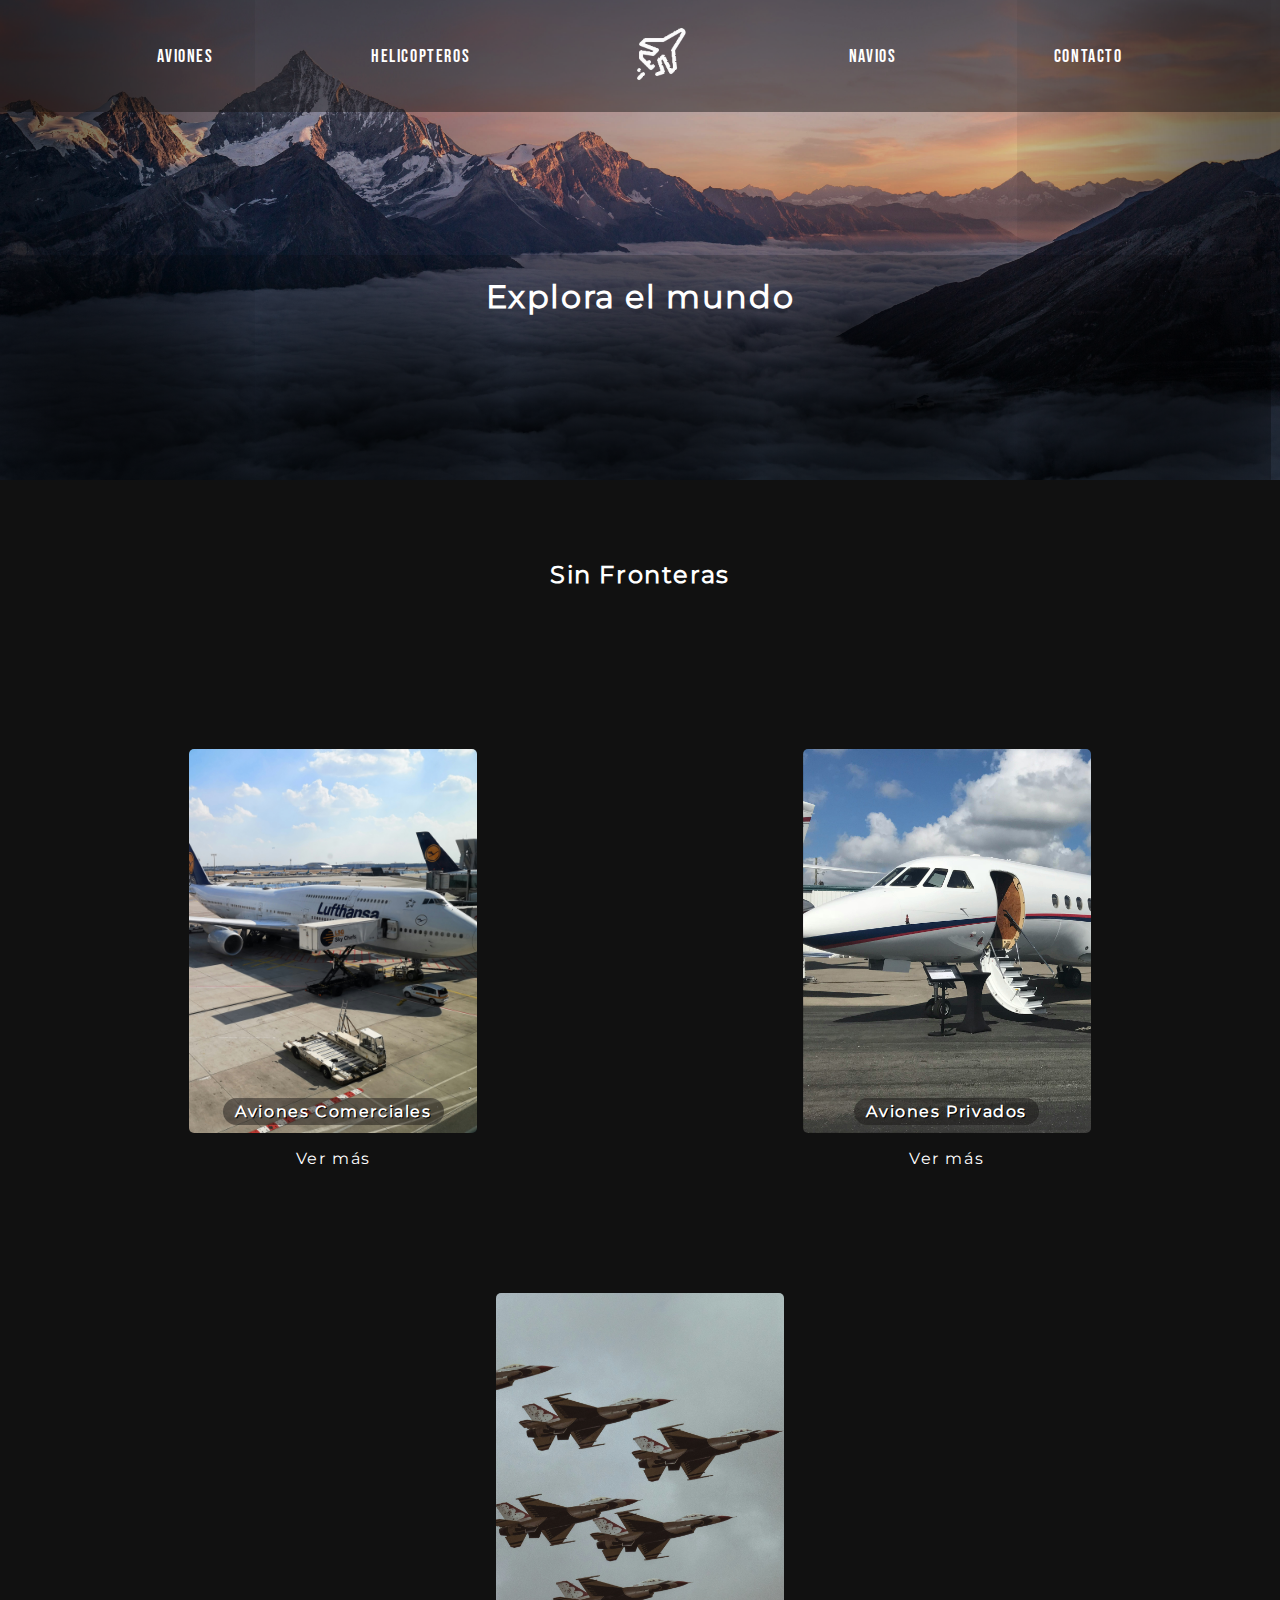
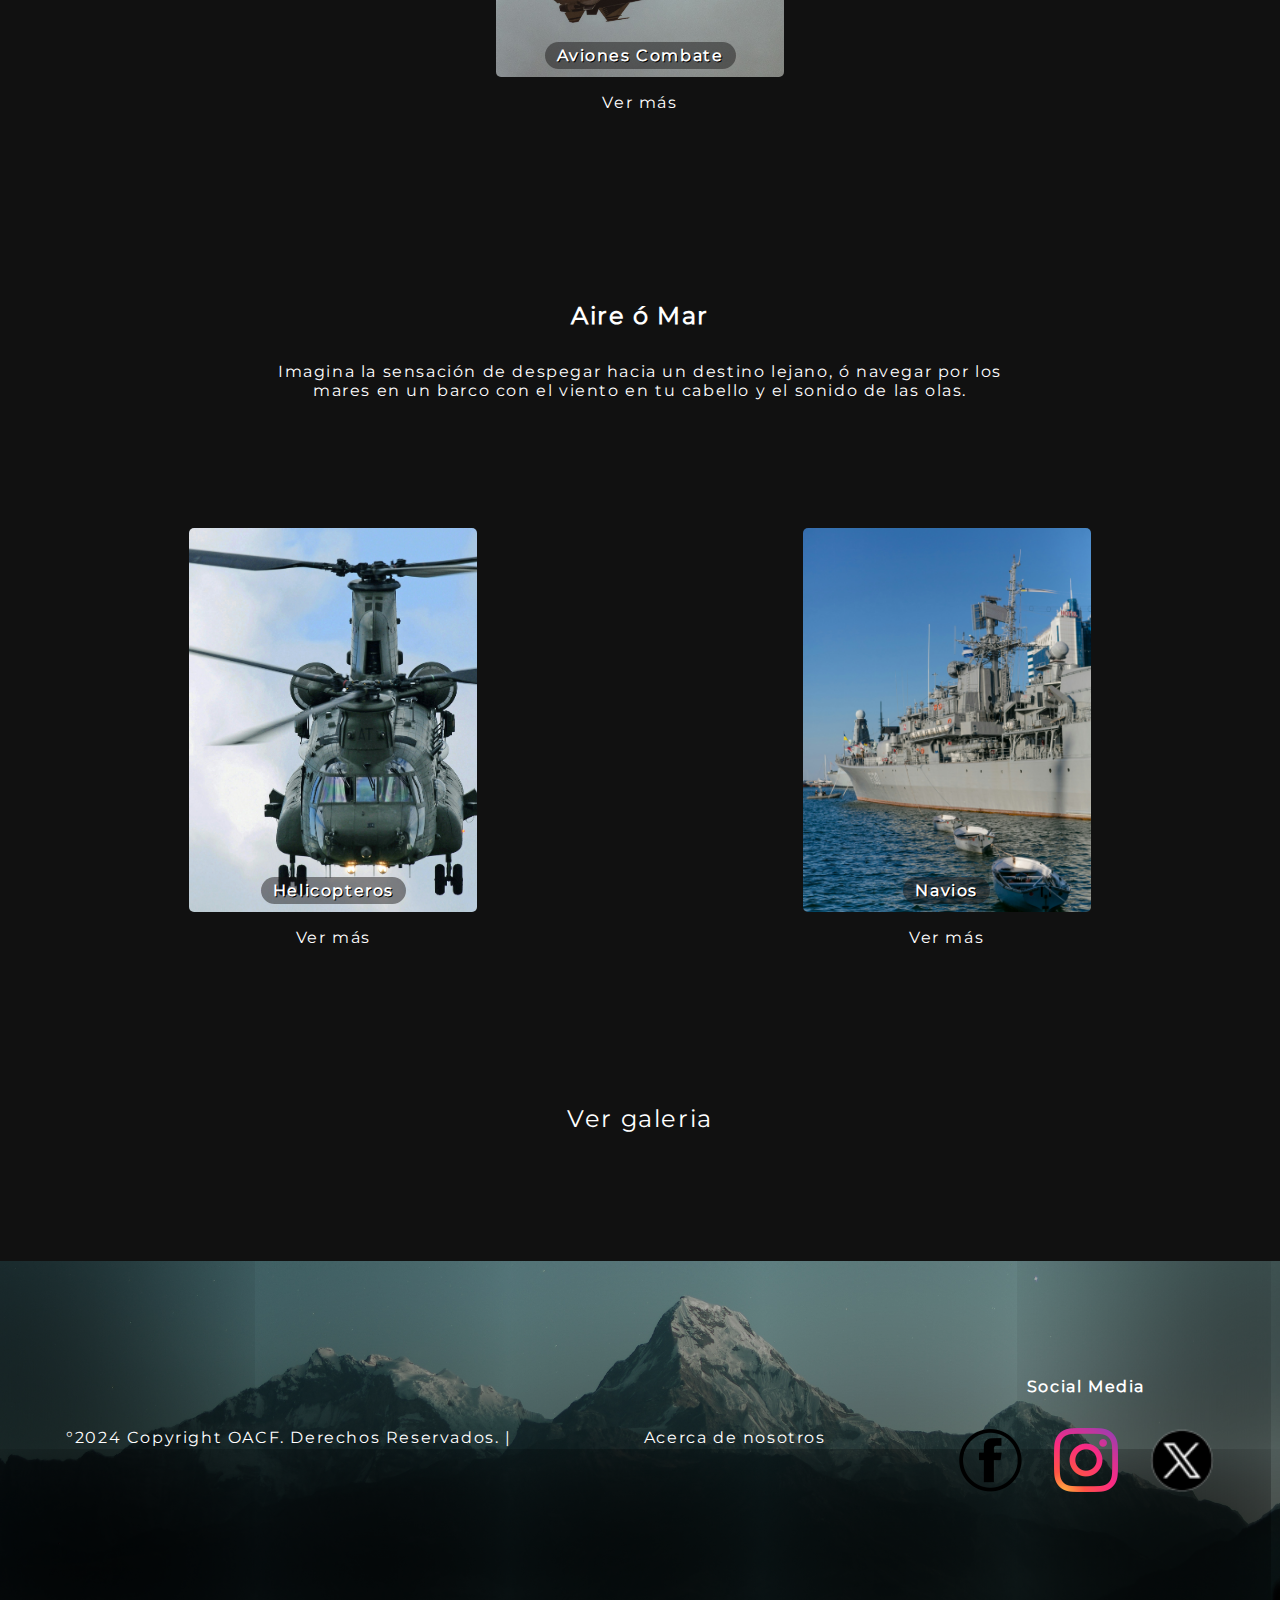
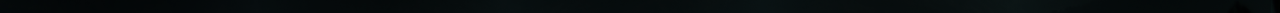
<file: index.html>
<!DOCTYPE html>
<html lang="es">
<head>
    <meta charset="UTF-8">
    <meta name="viewport" content="width=device-width, initial-scale=1.0">
    <meta name="robots" content="index,follow">
    <meta name="author" content="OACF">
    <meta name="Copyright" content="2024 - OACF Todos los Derechos Reservados.">
    <meta property="og:title" content="Descubre el mundo">
    <meta property="og:description" content="No importa tu destino, Aire o Mar TU puedes descubrir el mundo.">
    <meta property="og:image" content = https://plus.unsplash.com/premium_vector-1718397711825-39d2782aa621?q=80&w=1548&auto=format&fit=crop&ixlib=rb-4.0.3&ixid=M3wxMjA3fDB8MHxwaG90by1wYWdlfHx8fGVufDB8fHx8fA%3D%3D>
    <title>Grandiosas creaciones de la ingenieria Aerea y Maritima - Explora el mundo</title>
    <link rel="shortcut icon" href="./assets/icons/vuelo-en-avion.ico" type="image/x-icon">
    <link rel="stylesheet" href="./css/style.css">
</head>
<body>
    <header>
        <section class="section-background-top home">
            <nav class="header-nav">
                <a class="header-a" href="./pages/aviones.html">Aviones</a>
                <a class="header-a"  href="./pages/helicopteros.html">Helicopteros</a>
                <a href="./index.html">
                    <img class="icon-nav" src="./assets/icons/web-logo2.png" alt="Logo de la web">
                </a>
                <a class="header-a"  href="./pages/buques.html">Navios</a>
                <a class="header-a"  href="./pages/contacto.html">Contacto</a>
            </nav>
            <div class="titulo-principal">
                <h1>Explora el mundo</h1>
            </div>
        </section> 
    </header>
    <main>
        <div class="titulo2">
            <h2>Sin Fronteras</h2>
        </div>
        <section class="section-aviones">  
            <article class="article-aviones">
                <div class="div-aviones-comerciales">
                    <h4 class="h4-article-aviones">Aviones Comerciales</h3>
                </div>
                <a class="a-article-aviones" href="./pages/aviones.html" >Ver más</a>
            </article>
            <article class="article-aviones">
                <div class="div-aviones-privados">
                    <h4 class="h4-article-aviones">Aviones Privados</h3>
                </div>
                <a href="./pages/aviones.html">Ver más</a>
            </article>
            <article class="article-aviones">
                <div class="div-aviones-combate">
                    <h4 class="h4-article-aviones">Aviones Combate</h3>
                </div>
                <a href="./pages/aviones.html">Ver más</a>
            </article>
        </section>
        <div class="titulo3">
            <h2>Aire ó Mar</h2>
            <p>Imagina la sensación de despegar hacia un destino lejano, ó navegar por los mares en un barco con el viento en tu cabello y el sonido de las olas.</p>
        </div>
        <section class="section-otros">
            <article class="article-helicopteros-general">
                <div class="div-helicopteros-general">
                    <h4 class="h4-article-otros">Helicopteros</h3>
                </div>
                <a href="./pages/helicopteros.html">Ver más</a>
            </article>
            <article class="article-buques-general">
                <div class="div-buques-general">
                    <h4 class="h4-article-otros">Navios</h3>
                </div>
                <a href="./pages/buques.html">Ver más</a>
            </article>
        </section>
        <div class="btn-galeria">
            <a href="./pages/galeria.html">
                <p>Ver galeria</p>
            </a>
        </div>
    </main>
    <footer>
        <section class="section-background-bottom">
            <p class="p-copyright">
                °2024 Copyright OACF. Derechos Reservados.  |
            </p>
            <a href="./pages/contacto.html" target="_blank">Acerca de nosotros</a>
            <div class="social-media"> 
                <h4>Social Media</h4>
                <div class="section-media-img">
                    <a href="https://facebook.com/" class="a-social" target="_blank">
                        <img class="img-social" src="./assets/icons/fbicon.png" alt="icono de facebook">
                    </a>
                    <a href="https://www.instagram.com/" class="a-social" target="_blank">
                        <img class="img-social" src="./assets/icons/instagramicon.png" alt="icono de instagram">
                    </a>
                    <a href="https://x.com/" class="a-social" target="_blank">
                        <img class="img-social" src="./assets/icons/twittericon.png" alt="icono de twitter">
                    </a>
                </div>
            </div>
        </section>
    </footer>
</body>
</html>
</file>
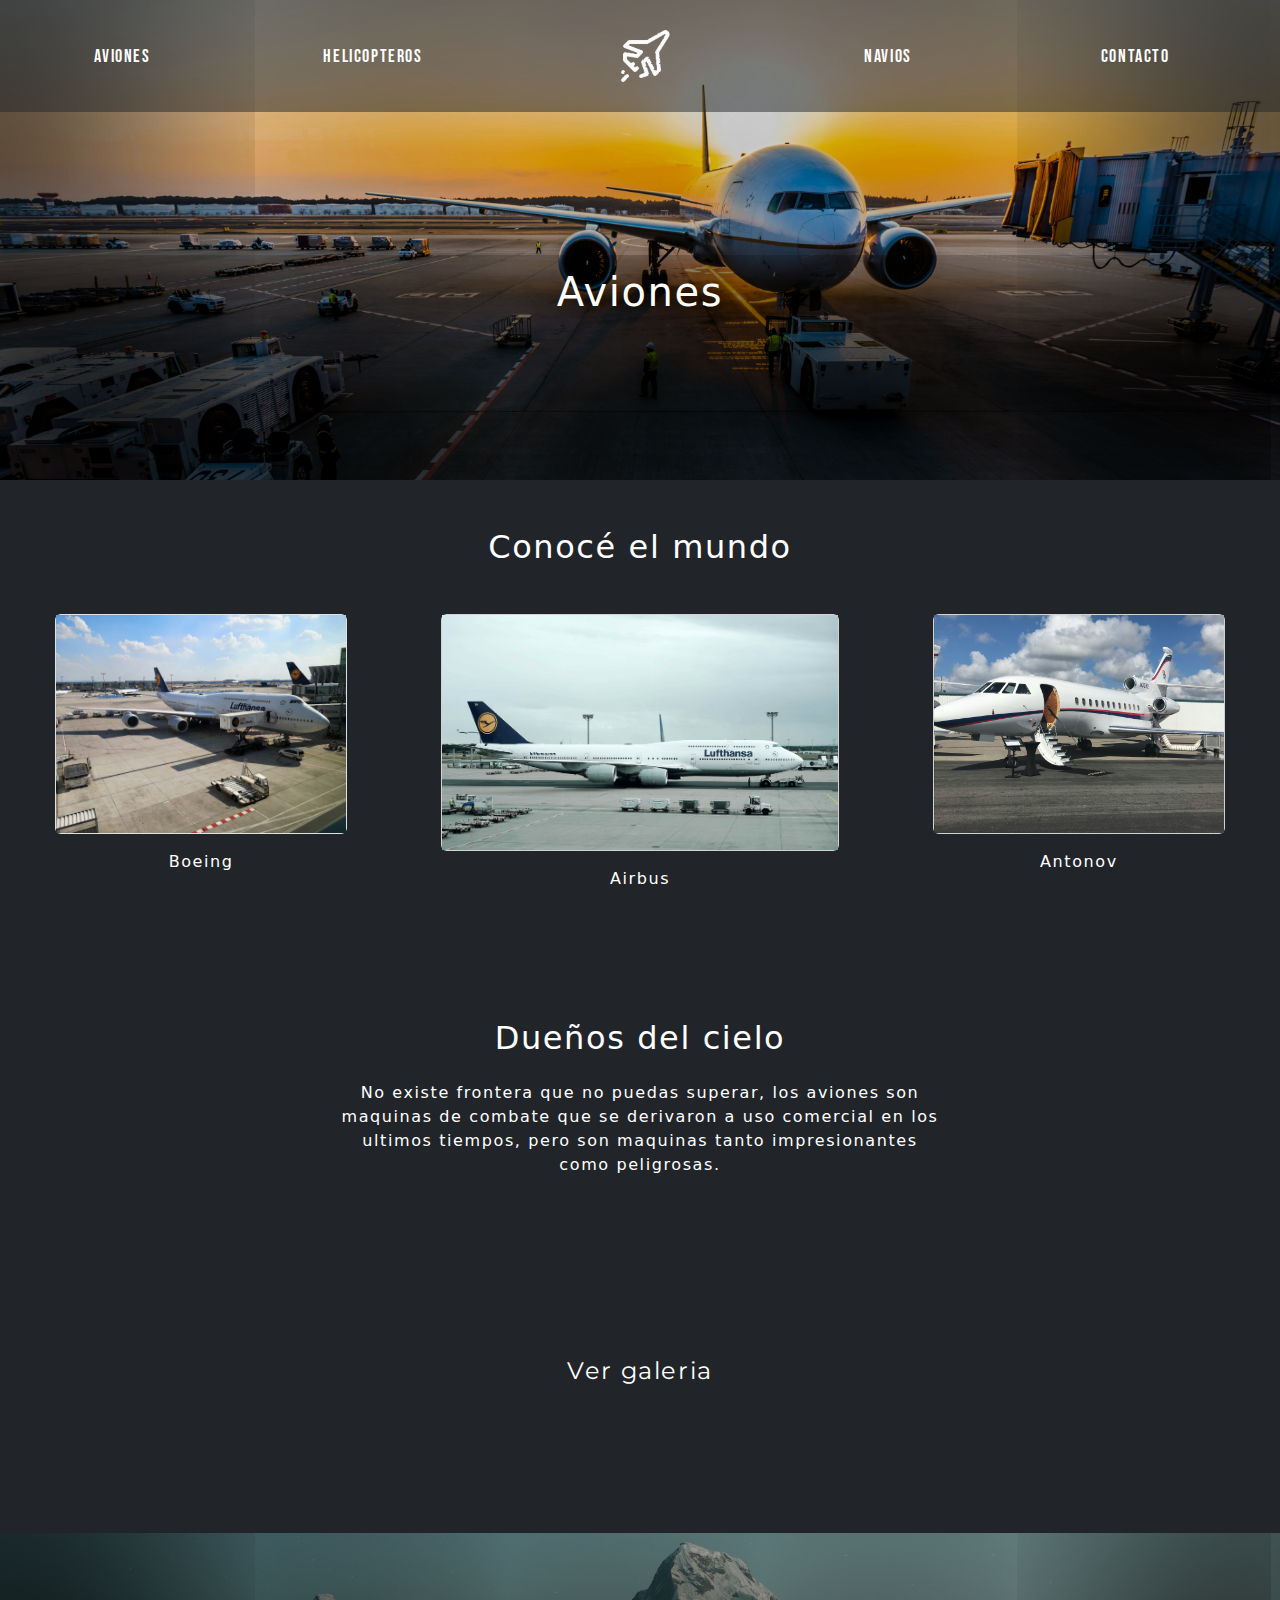
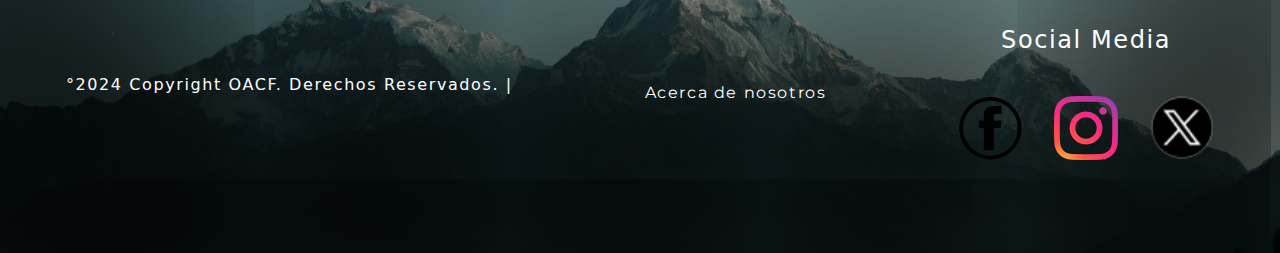
<file: pages/aviones.html>
<!DOCTYPE html>
<html lang="es">
<head>
    <meta charset="UTF-8">
    <meta name="viewport" content="width=device-width, initial-scale=1.0">
    <meta name="description" content="Pagina de imagenes ilustrativas de los diferentes tipos de aviones.">
    <meta name="keywords" content="Aviones, jets, aviones de combate">
    <meta name="robots" content="noindex,follow">
    <meta name="author" content="OACF">
    <meta property="og:title" content="Descubre el mundo">
    <meta property="og:description" content="No importa tu destino, Aire o Mar TU puedes descubrir el mundo.">
    <meta property="og:image" content = https://plus.unsplash.com/premium_vector-1718397711825-39d2782aa621?q=80&w=1548&auto=format&fit=crop&ixlib=rb-4.0.3&ixid=M3wxMjA3fDB8MHxwaG90by1wYWdlfHx8fGVufDB8fHx8fA%3D%3D>
    <title>Viaja por el mundo en jets privados, aviones comerciales o envia productos con aviones de carga - Explora el mundo</title>
    <link rel="shortcut icon" href="../assets/icons/vuelo-en-avion.ico" type="image/x-icon">
    <link rel="stylesheet" href="../css/style.css">
</head>
<body class="text-white bg-dark"> 
    <header>
        <section class="section-background-top aviones">
            <nav class="nav justify-content-around bg-dark p-3 align-items-center">
                <a class="header-a text-white header-a" href="./aviones.html" >Aviones</a>
                <a class="nav-link text-white header-a" href="./helicopteros.html" >Helicopteros</a>
                <a class="nav-link text-white header-a" href="../index.html">
                    <img class="icon-nav" src="../assets/icons/web-logo2.png" alt="Logo de la web">
                </a>
                <a class="nav-link text-white header-a" href="./buques.html">Navios</a>
                <a class="nav-link text-white header-a" href="./contacto.html">Contacto</a>
            </nav>
            <div class="titulo-principal">
                <h1>Aviones</h1>
            </div>
        </section>
    </header>
    <main>
        </section>
        <Section class="m-5">
            <h2 class="h2 text-center">Conocé el mundo</h2>
        </Section>
        <section class="container-md-8 row text-center justify-content-around m-2">  
            <article class="col-md-3">
                <div class="card border border-radius-1 ">
                    <img src="../assets/img/imagen-avion-comercial.jpg" alt="imagen de avion comercial">
                </div>
                <p class="text-white m-3">Boeing</a>
            </article>
            <article class="col-md-4">
                <div class="card">
                    <img src="../assets/img/galeria6.jpg" alt="imagen de avion de carga">
                </div>
                <p class="text-white m-3">Airbus</a>
            </article>
            <article class="col-md-3">
                <div class="card">
                    <img src="../assets/img/imagen-avion-privado.jpg" alt="imagen de avion privado">
                </div>
                <p class="text-white m-3">Antonov</a>
            </article>
        </section>
        <Section class="titulo3">
            <h2 class="h2 text-center text-white m-4">Dueños del cielo</h2>
            <p >No existe frontera que no puedas superar, los aviones son maquinas de combate que se derivaron a uso comercial en los ultimos tiempos, pero son maquinas tanto impresionantes como peligrosas. </p>
        </Section>
        <div class="btn-galeria">
            <a class="text-decoration-none" href="./galeria.html">
                <p class="text-white">Ver galeria</p>
            </a>
        </div>
    </main>
    <footer>
        <section class="section-background-bottom">
            <p class="p-copyright">
                °2024 Copyright OACF. Derechos Reservados. |
            </p>
            <a class="text-decoration-none text-white" href="./contacto.html" target="_blank">Acerca de nosotros</a>
            <div class="social-media"> 
                <h4>Social Media</h4>
                <div class="section-media-img">
                    <a href="https://facebook.com/" class="a-social" target="_blank">
                        <img class="img-social" src="../assets/icons/fbicon.png" alt="icono de facebook">
                    </a>
                    <a href="https://www.instagram.com/" class="a-social" target="_blank">
                        <img class="img-social" src="../assets/icons/instagramicon.png" alt="icono de instagram">
                    </a>
                    <a href="https://x.com/" class="a-social" target="_blank">
                        <img class="img-social" src="../assets/icons/twittericon.png" alt="icono de twitter">
                    </a>
                </div>
            </div>
        </section>
    </footer>
<link href="https://cdn.jsdelivr.net/npm/bootstrap@5.3.3/dist/css/bootstrap.min.css" rel="stylesheet" integrity="sha384-QWTKZyjpPEjISv5WaRU9OFeRpok6YctnYmDr5pNlyT2bRjXh0JMhjY6hW+ALEwIH" crossorigin="anonymous">
</body>
</html>
</file>
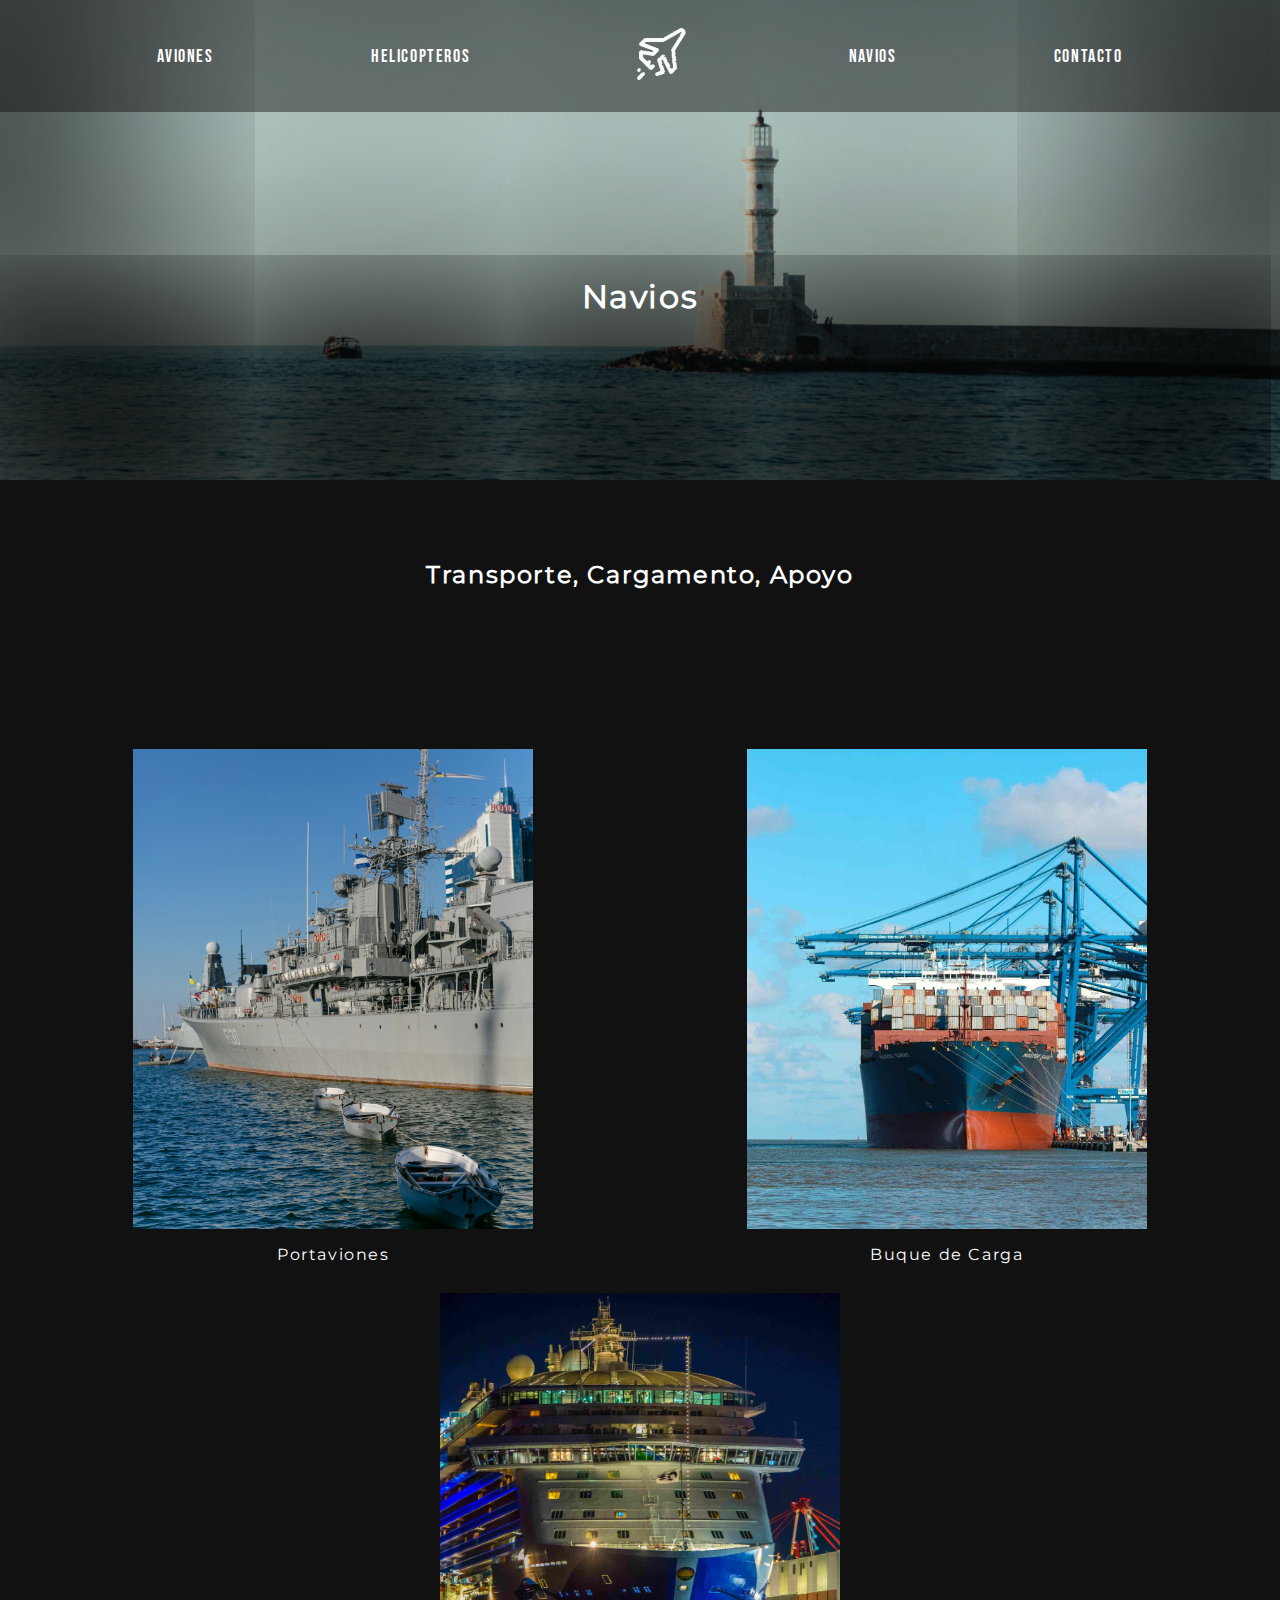
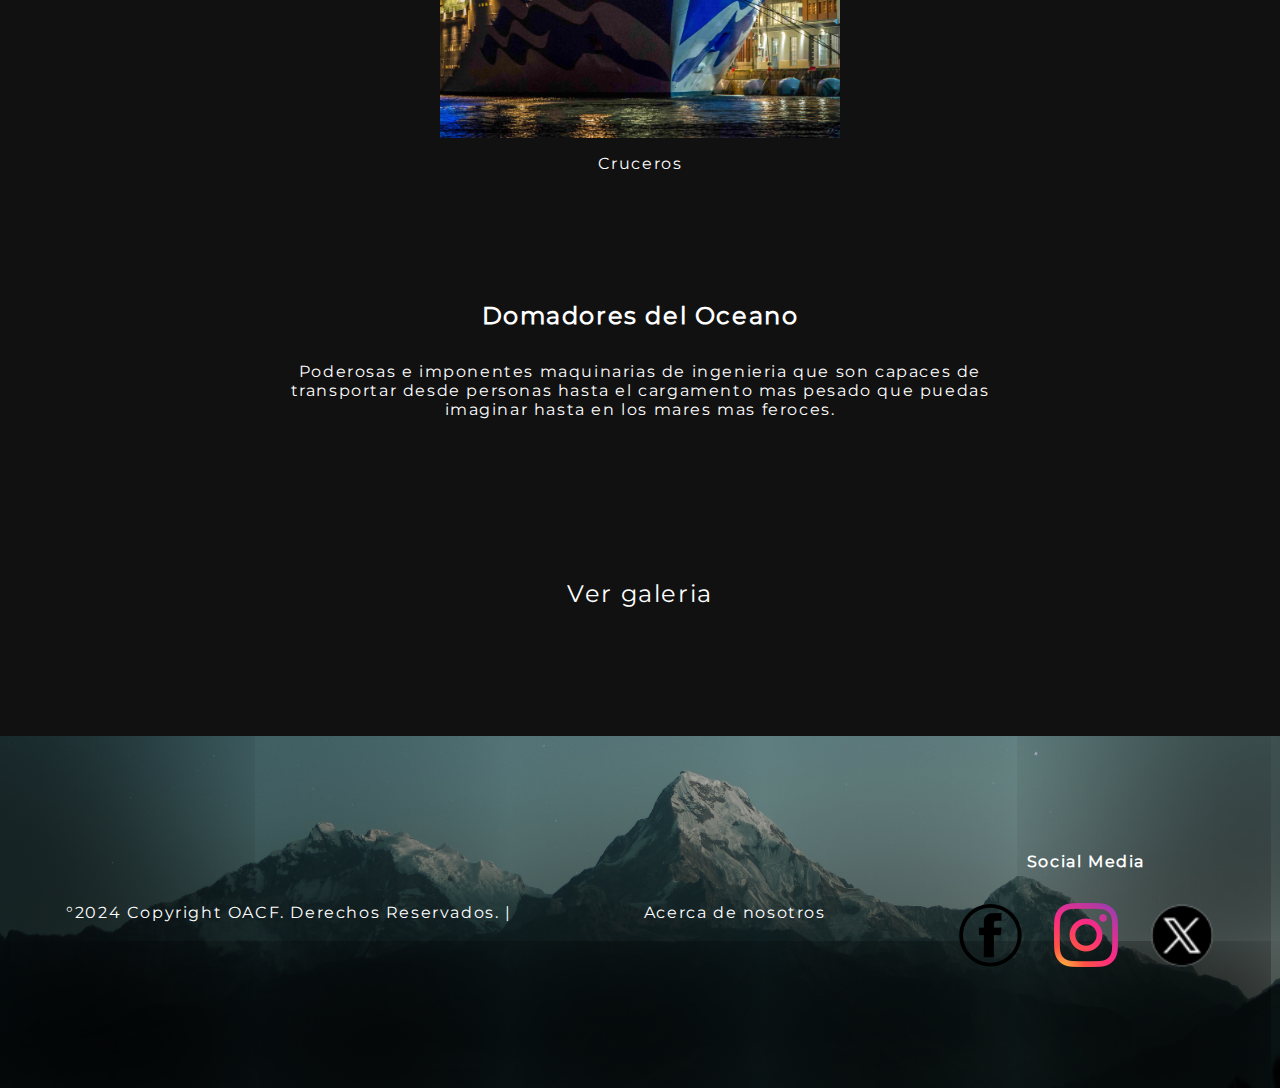
<file: pages/buques.html>
<!DOCTYPE html>
<html lang="es">
<head>
    <meta charset="UTF-8">
    <meta name="viewport" content="width=device-width, initial-scale=1.0">
    <meta name="description" content="Pagina de imagenes ilustrativas de los diferentes tipos de buques.">
    <meta name="robots" content="noindex,follow">
    <meta name="keywords" content="Buques, cargeros,ferris,cruceros, barcos">
    <meta name="author" content="OACF">
    <meta property="og:title" content="Descubre el mundo">
    <meta property="og:description" content="No importa tu destino, Aire o Mar TU puedes descubrir el mundo.">
    <meta property="og:image" content = https://plus.unsplash.com/premium_vector-1718397711825-39d2782aa621?q=80&w=1548&auto=format&fit=crop&ixlib=rb-4.0.3&ixid=M3wxMjA3fDB8MHxwaG90by1wYWdlfHx8fGVufDB8fHx8fA%3D%3D>
    <title>Navega por el mundo por Cruseros, lanchas privadas o admira buques de combate - Explora el mundo</title>
    <link rel="shortcut icon" href="../assets/icons/vuelo-en-avion.ico" type="image/x-icon">
    <link rel="stylesheet" href="../css/style.css">
</head>
<body>
    <header>
        <section class="section-background-top buques">
            <nav class="header-nav">
                <a class="header-a" href="./aviones.html" >Aviones</a>
                <a class="header-a" href="./helicopteros.html" >Helicopteros</a>
                <a href="../index.html">
                    <img class="icon-nav" src="../assets/icons/web-logo2.png" alt="Logo de la web">
                </a>
                <a class="header-a" href="./buques.html">Navios</a>
                <a class="header-a" href="./contacto.html">Contacto</a>
            </nav>
            <div class="titulo-principal">
                <h1>Navios</h1>
            </div>
        </section>
    </header>
    <main>
        <Section class="titulo2">
            <h2>Transporte, Cargamento, Apoyo</h2>
        </Section>
        <section class="section-otros">  
            <article class="article-buques-general">
                <div class="div-buques portaviones">
                    <img class="portaviones" src="../assets/img/buques-1.jpg" alt="">
                </div>
                <p class="p-article-aviones">Portaviones</a>
            </article>
            <article class="article-buques-general">
                <div class="div-buques bcarga">
                    <img class="portaviones" src="../assets/img/galeria15.jpg" alt="">
                </div>
                <p class="p-article-aviones">Buque de Carga</a>
            </article>
            <article class="article-buques-general">
                <div class="div-buques cruceros">
                    <img class="portaviones" src="../assets/img/galeria9.jpg" alt="">
                </div>
                <p class="p-article-aviones">Cruceros</a>
            </article>
        </section>
        <Section class="titulo3">
            <h2>Domadores del Oceano</h2>
            <p>Poderosas e imponentes maquinarias de ingenieria que son capaces de transportar desde personas hasta el cargamento mas pesado que puedas imaginar hasta en los mares mas feroces.</p>
        </Section>
        <div class="btn-galeria">
            <a href="./galeria.html">
                <p>Ver galeria</p>
            </a>
        </div>
    </main>
    <footer>
        <section class="section-background-bottom">
            <p class="p-copyright">
                °2024 Copyright OACF. Derechos Reservados. |
            </p>
            <a href="./contacto.html" target="_blank">Acerca de nosotros</a>
            <div class="social-media"> 
                <h4>Social Media</h4>
                <div class="section-media-img">
                    <a href="https://facebook.com/" class="a-social" target="_blank">
                        <img class="img-social" src="../assets/icons/fbicon.png" alt="icono de facebook">
                    </a>
                    <a href="https://www.instagram.com/" class="a-social" target="_blank">
                        <img class="img-social" src="../assets/icons/instagramicon.png" alt="icono de instagram">
                    </a>
                    <a href="https://x.com/" class="a-social" target="_blank">
                        <img class="img-social" src="../assets/icons/twittericon.png" alt="icono de twitter">
                    </a>
                </div>
            </div>
        </section>
    </footer>
</body>
</html>
</file>
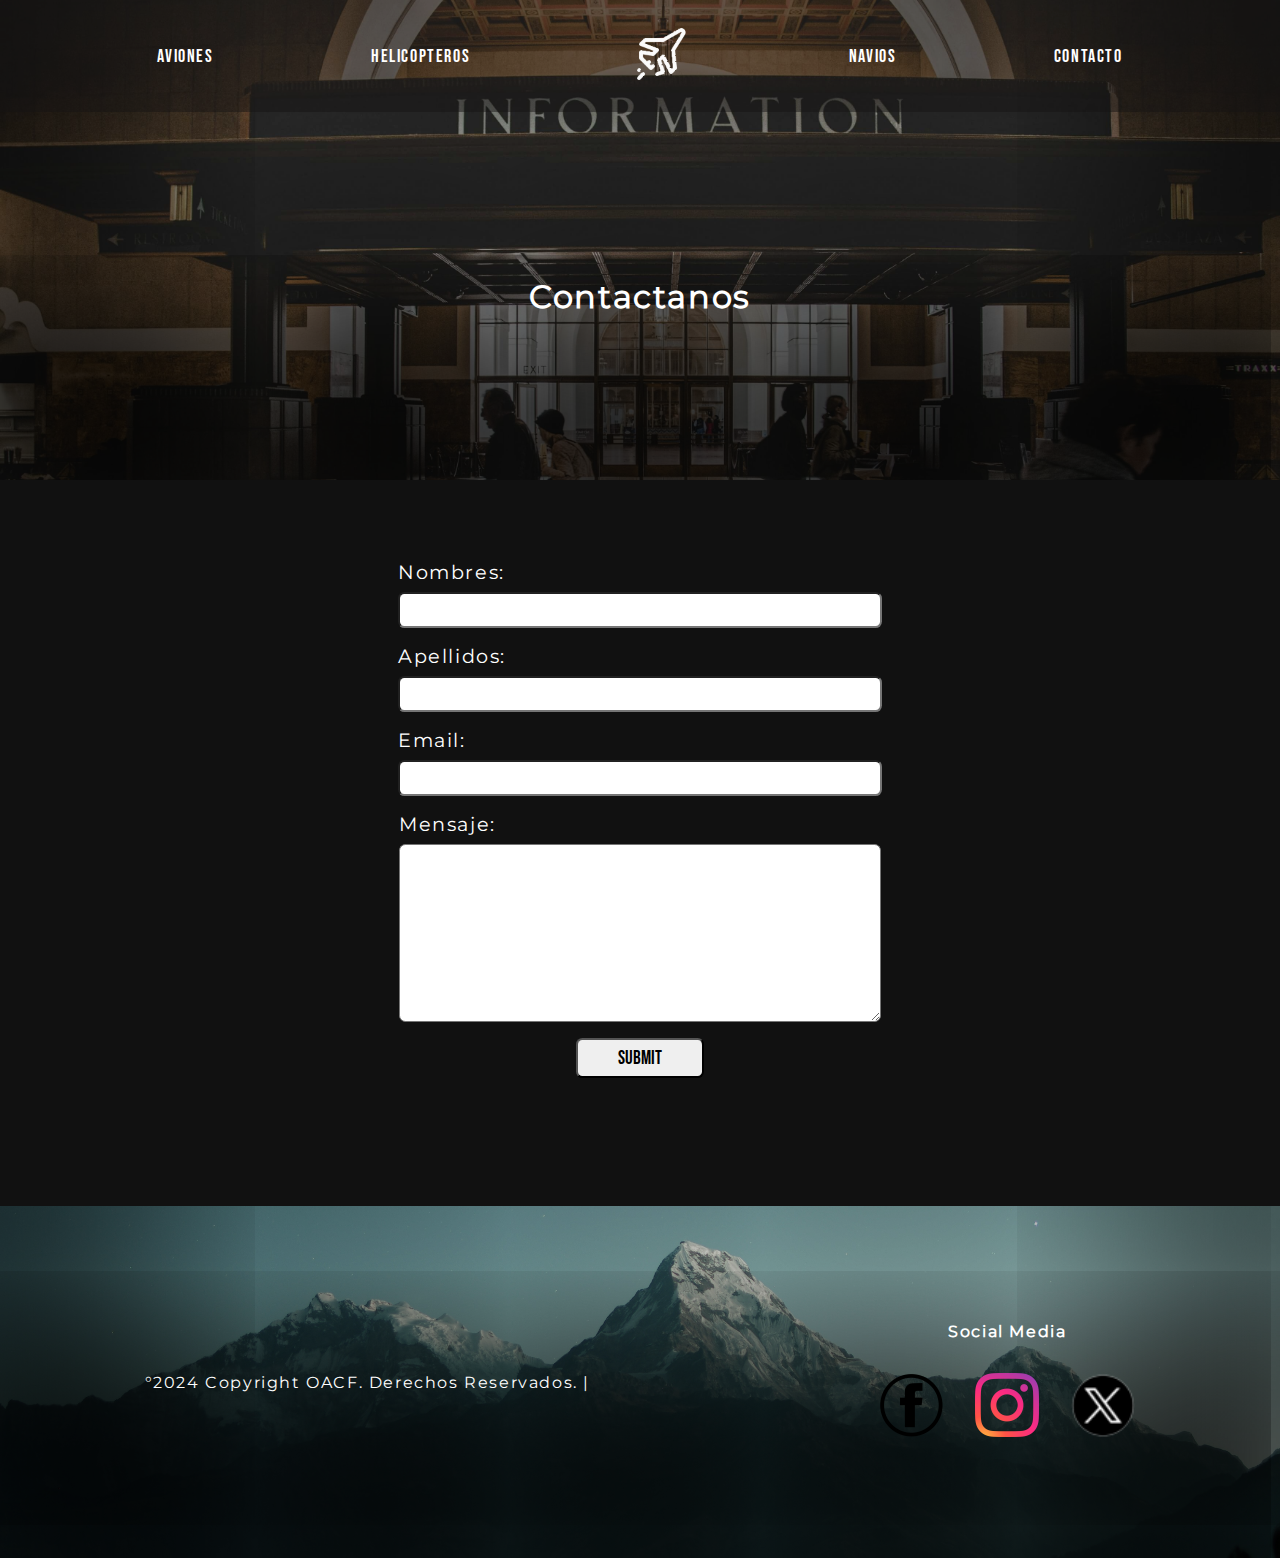
<file: pages/contacto.html>
<!DOCTYPE html>
<html lang="es">
<head>
    <meta charset="UTF-8">
    <meta name="viewport" content="width=device-width, initial-scale=1.0">
    <meta name="description" content="Pagina de contacto para el usuario, con el desarrollador de la web.">
    <meta name="author" content="OACF">
    <meta name="robots" content="noindex,follow">
    <meta property="og:title" content="Descubre el mundo">
    <meta property="og:description" content="No importa tu destino, Aire o Mar TU puedes descubrir el mundo.">
    <meta property="og:image" content = https://plus.unsplash.com/premium_vector-1718397711825-39d2782aa621?q=80&w=1548&auto=format&fit=crop&ixlib=rb-4.0.3&ixid=M3wxMjA3fDB8MHxwaG90by1wYWdlfHx8fGVufDB8fHx8fA%3D%3D>
    <title>Pagina de contacto para información de utilidad - Explora el mundo</title>
    <link rel="shortcut icon" href="../assets/icons/vuelo-en-avion.ico" type="image/x-icon">
    <link rel="stylesheet" href="../css/style.css">
</head>
<body>
    <header>
        <section class="section-background-top contacto">
            <nav class="header-nav">
                <a class="header-a" href="./aviones.html" >Aviones</a>
                <a class="header-a" href="./helicopteros.html" >Helicopteros</a>
                <a href="../index.html">
                    <img class="icon-nav" src="../assets/icons/web-logo2.png" alt="Logo de la web">
                </a>
                <a class="header-a" href="./buques.html">Navios</a>
                <a class="header-a" href="./contacto.html">Contacto</a>
            </nav>
            <div class="titulo-principal">
                <h1>Contactanos</h1>
            </div>
        </section>
    </header>
    <main>
        <form class="section-form"> 
            <div class="section-form-div">
                <label for="nombres-form">Nombres:</label>
                <input class="input-form" type="text" id="nombres-form">
            </div>
            <div class="section-form-div">
                <label for="apellido-form">Apellidos:</label>
                <input class="input-form" type="text" id="apellido-form">
            </div>
            <div class="section-form-div">
                <label for="email-form">Email:</label>
                <input class="input-form" type="email" id="email-form">
            </div>
            <div class="section-form-div">
                <label for="mensaje-form">Mensaje:</label>
                <textarea class="input-form input-form-mensaje" id="mensaje-form" cols="30" rows="10"></textarea>
            </div>
            <div class="section-form-div">
                <input class="form-submit" type="submit">
            </div>
        </form>
    </main>
    <footer>
        <section class="section-background-bottom">
            <p class="p-copyright">
                °2024 Copyright OACF. Derechos Reservados.  |
            </p>
            <div class="social-media"> 
                <h4>Social Media</h4>
                <div class="section-media-img">
                    <a href="https://facebook.com/" class="a-social" target="_blank">
                        <img class="img-social" src="../assets/icons/fbicon.png" alt="icono de facebook">
                    </a>
                    <a href="https://www.instagram.com/" class="a-social" target="_blank">
                        <img class="img-social" src="../assets/icons/instagramicon.png" alt="icono de instagram">
                    </a>
                    <a href="https://x.com/" class="a-social" target="_blank">
                        <img class="img-social" src="../assets/icons/twittericon.png" alt="icono de twitter">
                    </a>
                </div>
            </div>
        </section>
    </footer>
</body>
</html>
</file>
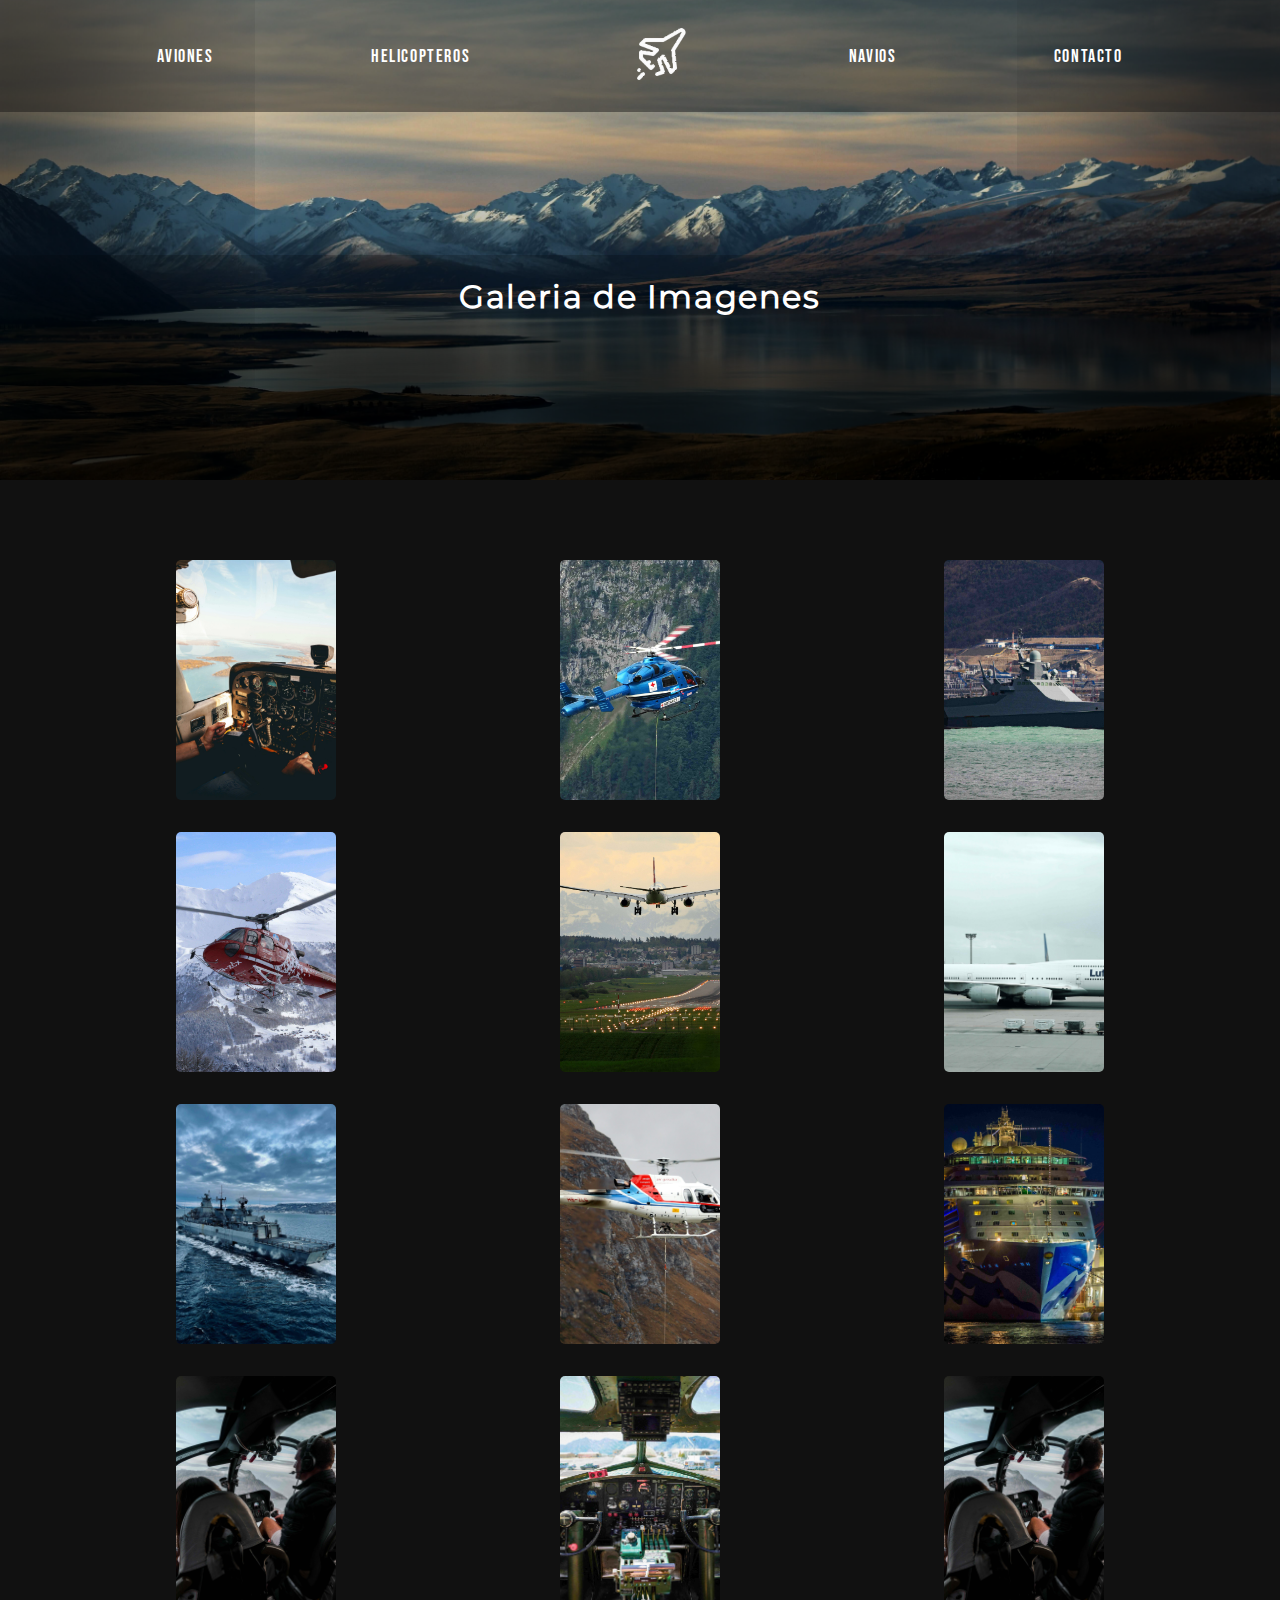
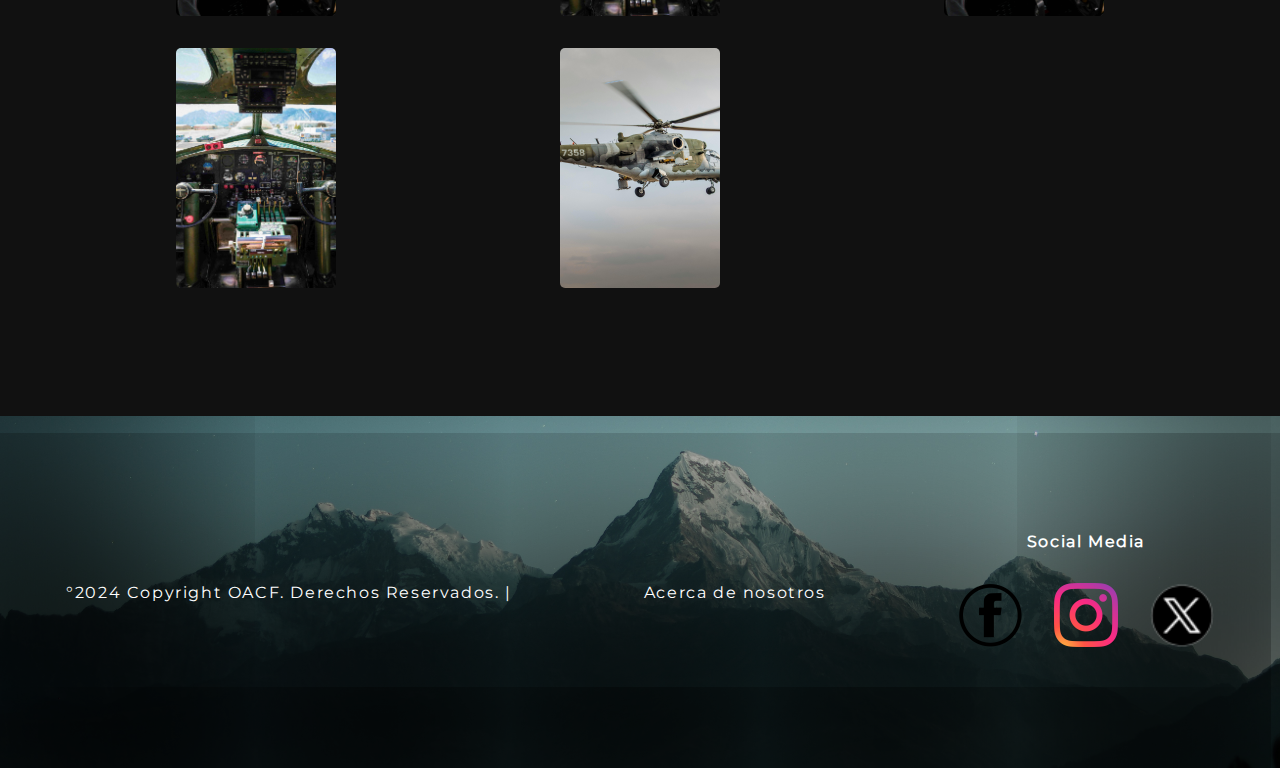
<file: pages/galeria.html>
<!DOCTYPE html>
<html lang="es">
<head>
    <meta charset="UTF-8">
    <meta name="viewport" content="width=device-width, initial-scale=1.0">
    <meta name="description" content="Pagina galeria de imagenes de la aviacion y todos los departamentos anexos.">
    <meta name="keywords" content="Galeria de imagenes, imagenes de aviones, imagenes de helicopteros, imagenes de buques">
    <meta name="robots" content="index,follow">
    <meta name="author" content="OACF">
    <meta property="og:title" content="Descubre el mundo">
    <meta property="og:description" content="No importa tu destino, Aire o Mar TU puedes descubrir el mundo.">
    <meta property="og:image" content = https://plus.unsplash.com/premium_vector-1718397711825-39d2782aa621?q=80&w=1548&auto=format&fit=crop&ixlib=rb-4.0.3&ixid=M3wxMjA3fDB8MHxwaG90by1wYWdlfHx8fGVufDB8fHx8fA%3D%3D>
    <title>Galeria de imagenes sobre la Aviación y Navios - Descubre el Mundo</title>
    <link rel="shortcut icon" href="../assets/icons/vuelo-en-avion.ico" type="image/x-icon">
    <link rel="stylesheet" href="../css/style.css">
</head>
<body>
    <header class="width-10">
        <section class="section-background-top galeria">
            <nav class="header-nav">
                <a class="header-a" href="./aviones.html" >Aviones</a>
                <a class="header-a" href="./helicopteros.html" >Helicopteros</a>
                <a href="../index.html">
                    <img class="icon-nav" src="../assets/icons/web-logo2.png" alt="Logo de la web">
                </a>
                <a class="header-a" href="./buques.html">Navios</a>
                <a class="header-a" href="./contacto.html">Contacto</a>
            </nav>
            <div class="titulo-principal">
                <h1>Galeria de Imagenes</h1>
            </div>
        </section>
    </header>
    <main>
        <section class="section-galeria">
            <div class="img-galeria" style="background-image: url('../assets/img/galeria1.jpg');">      
            </div>
            <div class="img-galeria" style="background-image: url('../assets/img/galeria2.jpg');">
            </div>
            <div class="img-galeria" style="background-image: url('../assets/img/galeria3.jpg');">
            </div>
            <div class="img-galeria" style="background-image: url('../assets/img/galeria4.jpg');">
            </div>
            <div class="img-galeria" style="background-image: url('../assets/img/galeria5.jpg');">
            </div>
            <div class="img-galeria" style="background-image: url('../assets/img/galeria6.jpg');">
            </div>
            <div class="img-galeria" style="background-image: url('../assets/img/galeria7.jpg');">
            </div>
            <div class="img-galeria" style="background-image: url('../assets/img/galeria8.jpg');">  
            </div> 
            <div class="img-galeria" style="background-image: url('../assets/img/galeria9.jpg');">
            </div> 
            <div class="img-galeria" style="background-image: url('../assets/img/galeria10.jpg');"> 
            </div> 
            <div class="img-galeria" style="background-image: url('../assets/img/galeria11.jpg');">  
            </div> 
            <div class="img-galeria" style="background-image: url('../assets/img/galeria10.jpg');">  
            </div> 
            <div class="img-galeria" style="background-image: url('../assets/img/galeria11.jpg');">  
            </div> 
            <div class="img-galeria" style="background-image: url('../assets/img/galeria12.jpg');">  
            </div> 
        </section>
    </main>
    <footer>
        <section class="section-background-bottom">
            <p class="p-copyright">
                °2024 Copyright OACF. Derechos Reservados. |
            </p>
            <a href="./contacto.html" target="_blank">Acerca de nosotros</a>
            <div class="social-media"> 
                <h4>Social Media</h4>
                <div class="section-media-img">
                    <a href="https://facebook.com/" class="a-social" target="_blank">
                        <img class="img-social" src="../assets/icons/fbicon.png" alt="icono de facebook">
                    </a>
                    <a href="https://www.instagram.com/" class="a-social" target="_blank">
                        <img class="img-social" src="../assets/icons/instagramicon.png" alt="icono de instagram">
                    </a>
                    <a href="https://x.com/" class="a-social" target="_blank">
                        <img class="img-social" src="../assets/icons/twittericon.png" alt="icono de twitter">
                    </a>
                </div>
            </div>
        </section>
    </footer>
</body>
</html>
</file>
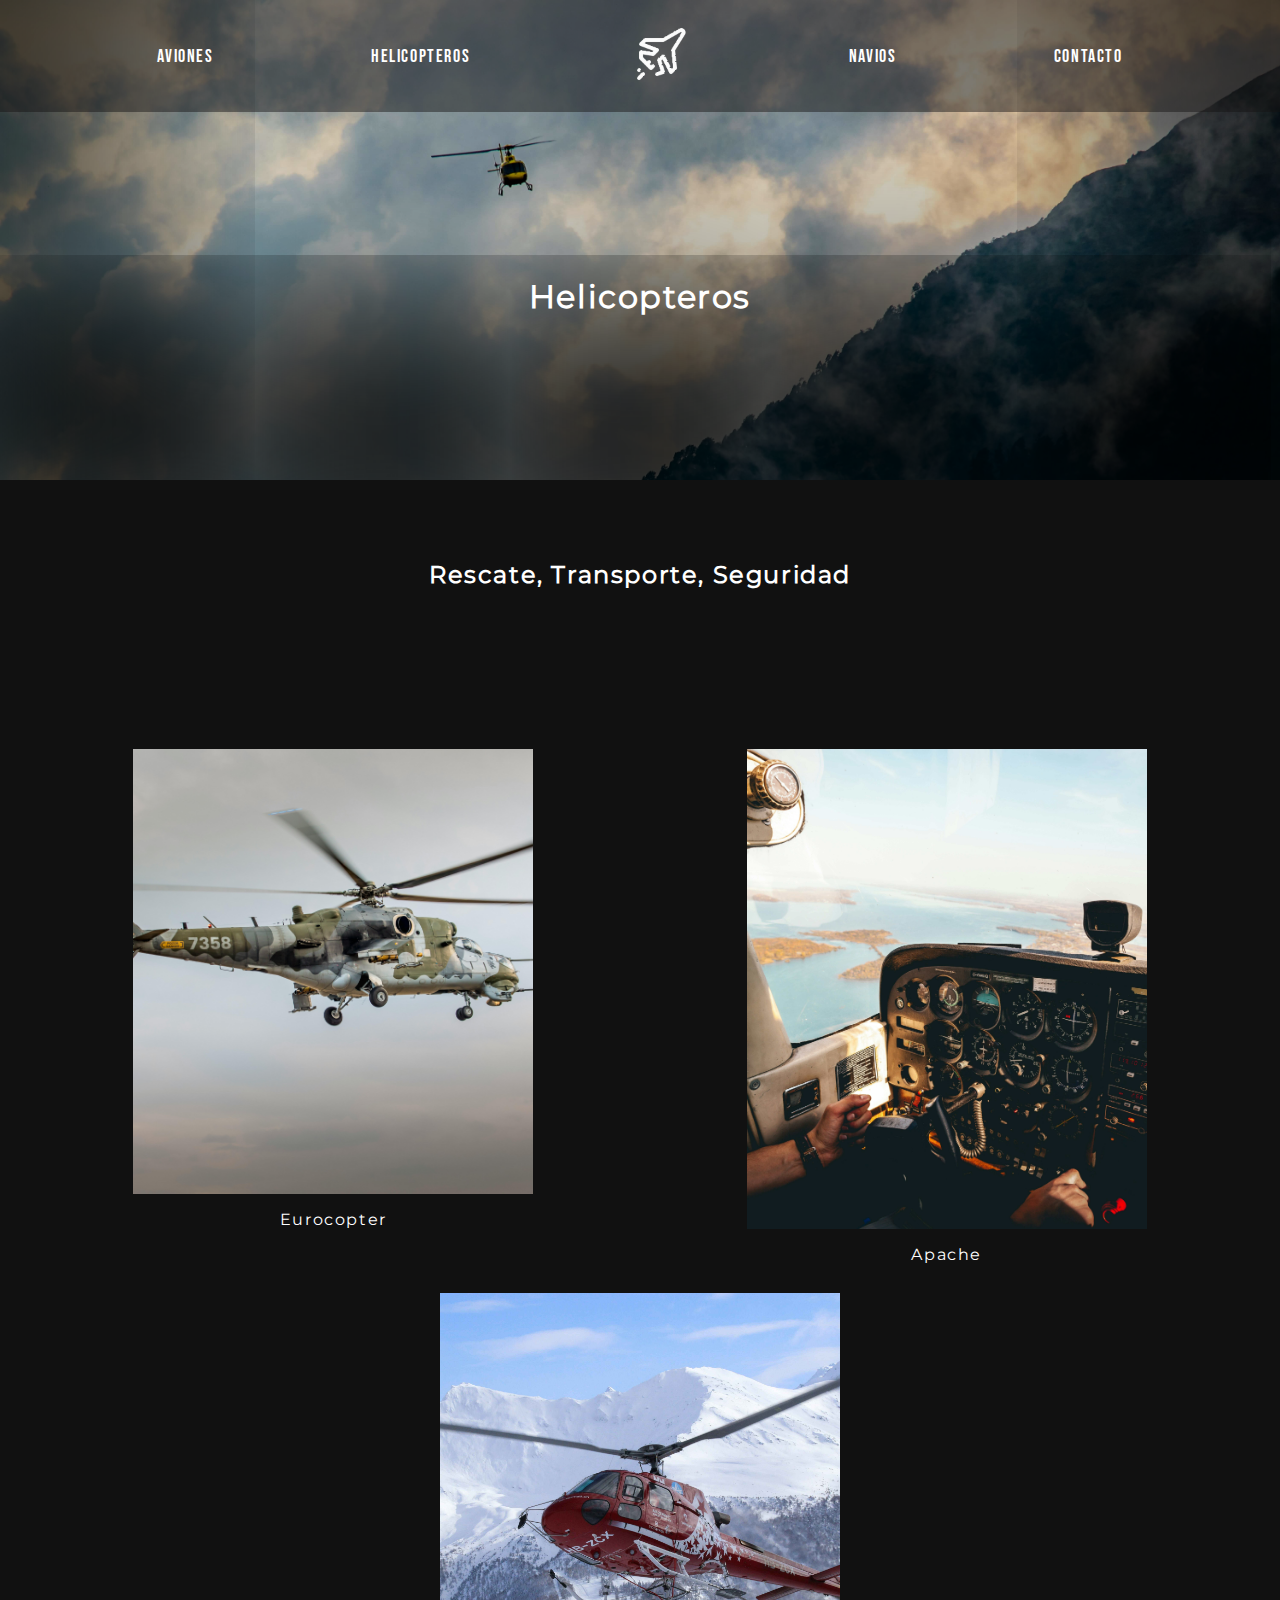
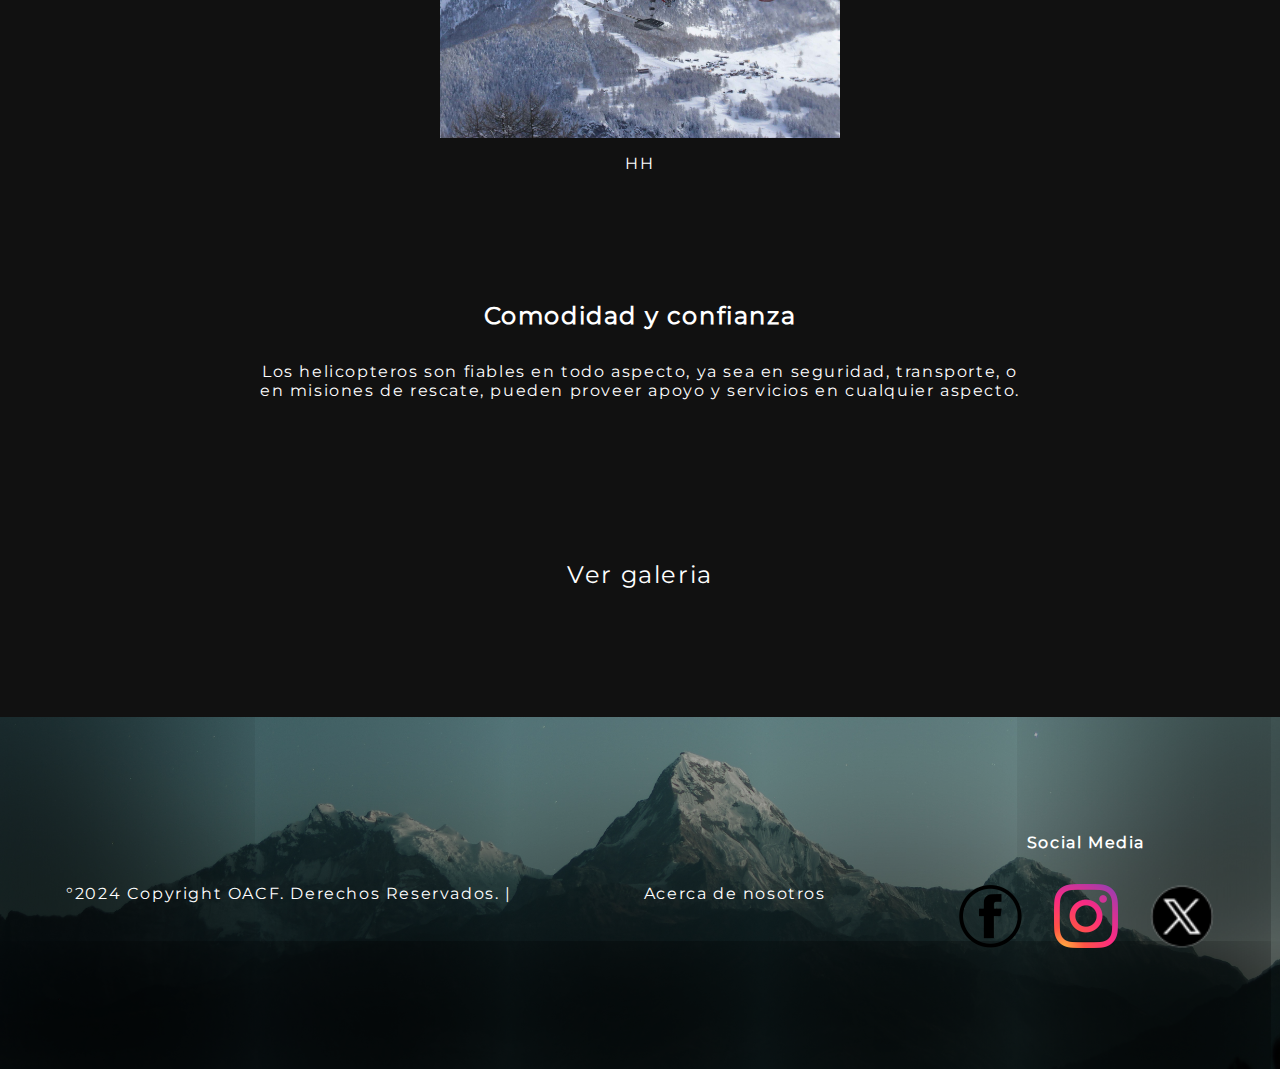
<file: pages/helicopteros.html>
<!DOCTYPE html>
<html lang="es">
<head>
    <meta charset="UTF-8">
    <meta name="viewport" content="width=device-width, initial-scale=1.0">
    <meta name="description" content="Pagina de imagenes ilustrativas de los diferentes tipos de Helicopteros.">
    <meta name="robots" content="noindex,follow">
    <meta name="author" content="OACF">
    <meta property="og:title" content="Descubre el mundo">
    <meta property="og:description" content="No importa tu destino, Aire o Mar TU puedes descubrir el mundo.">
    <meta property="og:image" content = https://plus.unsplash.com/premium_vector-1718397711825-39d2782aa621?q=80&w=1548&auto=format&fit=crop&ixlib=rb-4.0.3&ixid=M3wxMjA3fDB8MHxwaG90by1wYWdlfHx8fGVufDB8fHx8fA%3D%3D>
    <title>Helicopteros de Rescate, Soporte, Combate o Vigilancia -Descubre el mundo </title>
    <link rel="shortcut icon" href="../assets/icons/vuelo-en-avion.ico" type="image/x-icon">
    <link rel="stylesheet" href="../css/style.css">
</head>
<body>
    <header>
        <section class="section-background-top helicopteros">
            <nav class="header-nav">
                <a class="header-a" href="./aviones.html" >Aviones</a>
                <a class="header-a" href="./helicopteros.html" >Helicopteros</a>
                <a href="../index.html">
                    <img class="icon-nav" src="../assets/icons/web-logo2.png" alt="Logo de la web">
                </a>
                <a class="header-a" href="./buques.html">Navios</a>
                <a class="header-a" href="./contacto.html">Contacto</a>
            </nav>
            <div class="titulo-principal">
                <h1>Helicopteros</h1>
            </div>
        </section>
    </header>
    <main>
        <Section class="titulo2">
            <h2>Rescate, Transporte, Seguridad</h2>
        </Section>
        <section class="section-otros">  
            <article class="article-helicopteros-general">
                <div class="div-helicopteros eurocopter">
                    <img class="eurocopter" src="../assets/img/galeria12.jpg" alt="">
                </div>
                <p class="p-article-aviones ">Eurocopter</a>
            </article>
            <article class="article-helicopteros-general">
                <div class="div-helicopteros apache ">
                    <img class="apache" src="../assets/img/galeria1.jpg" alt="">
                </div>
                <p class="p-article-aviones">Apache</a>
            </article>
            <article class="article-helicopteros-general">
                <div class="div-helicopteros hh">
                    <img class="hh" src="../assets/img/galeria4.jpg" alt="">
                </div>
                <p class="p-article-aviones">HH</a>
            </article>
        </section>
        <Section class="titulo3">
            <h2>Comodidad y confianza</h2>
            <p>Los helicopteros son fiables en todo aspecto, ya sea en seguridad, transporte, o en misiones de rescate, pueden proveer apoyo y servicios en cualquier aspecto.</p>
        </Section>
        <div class="btn-galeria">
            <a href="./galeria.html">
                <p>Ver galeria</p>
            </a>
        </div>
    </main>
    <footer>
        <section class="section-background-bottom">
            <p class="p-copyright">
                °2024 Copyright OACF. Derechos Reservados. |
            </p>
            <a href="./contacto.html" target="_blank">Acerca de nosotros</a>
            <div class="social-media"> 
                <h4>Social Media</h4>
                <div class="section-media-img">
                    <a href="https://facebook.com/" class="a-social" target="_blank">
                        <img class="img-social" src="../assets/icons/fbicon.png" alt="icono de facebook">
                    </a>
                    <a href="https://www.instagram.com/" class="a-social" target="_blank">
                        <img class="img-social" src="../assets/icons/instagramicon.png" alt="icono de instagram">
                    </a>
                    <a href="https://x.com/" class="a-social" target="_blank">
                        <img class="img-social" src="../assets/icons/twittericon.png" alt="icono de twitter">
                    </a>
                </div>
            </div>
        </section>
    </footer>
</body>
</html>
</file>
<file: css/style.css>
@charset "UTF-8";
:root {
  --color-background: #16131377;
}

.claseEjemplo {
  box-shadow: var(--color-red) inset;
  -webkit-box-shadow: var(--color-red) inset;
  -moz-box-shadow: var(--color-red) inset;
}

* {
  margin: 0;
  padding: 0;
}

@-webkit-keyframes logo {
  0% {
    -webkit-transform: translate3d(0, 0, 0);
            transform: translate3d(0, 0, 0);
  }
  25% {
    -webkit-transform: translate3d(200px, -300px, 0);
            transform: translate3d(200px, -300px, 0);
  }
  50% {
    -webkit-transform: rotate(180deg);
            transform: rotate(180deg);
  }
  90% {
    -webkit-transform: translate3d(0px, 0px, 0);
            transform: translate3d(0px, 0px, 0);
  }
  100% {
    -webkit-transform: rotate(0deg);
            transform: rotate(0deg);
  }
}

@keyframes logo {
  0% {
    -webkit-transform: translate3d(0, 0, 0);
            transform: translate3d(0, 0, 0);
  }
  25% {
    -webkit-transform: translate3d(200px, -300px, 0);
            transform: translate3d(200px, -300px, 0);
  }
  50% {
    -webkit-transform: rotate(180deg);
            transform: rotate(180deg);
  }
  90% {
    -webkit-transform: translate3d(0px, 0px, 0);
            transform: translate3d(0px, 0px, 0);
  }
  100% {
    -webkit-transform: rotate(0deg);
            transform: rotate(0deg);
  }
}
body {
  background-color: #111111;
  margin: 0;
  padding: 0;
  color: white;
  font-family: "Monseratt-reg";
  letter-spacing: 0.1rem;
  position: relative;
}

a {
  color: white;
  text-decoration: none;
  font-family: "Monseratt-reg";
}
a:hover {
  color: rgb(124, 196, 255);
  -webkit-transform: scale(1.15);
          transform: scale(1.15);
  -webkit-transition: -webkit-transform ease-in 0.2s;
  transition: -webkit-transform ease-in 0.2s;
  transition: transform ease-in 0.2s;
  transition: transform ease-in 0.2s, -webkit-transform ease-in 0.2s;
}

@font-face {
  font-family: "BebasNeue-reg";
  src: url(../assets/fuentes/BebasNeue-Regular.ttf);
}
@font-face {
  font-family: "Monseratt-reg";
  src: url(../assets/fuentes/Montserrat-Regular.ttf);
}
header .section-background-top {
  display: -webkit-box;
  display: -ms-flexbox;
  display: flex;
  -webkit-box-orient: vertical;
  -webkit-box-direction: normal;
      -ms-flex-direction: column;
          flex-direction: column;
  background-size: cover;
  background-repeat: no-repeat;
  height: 30rem;
}
header .home {
  background-image: url(../assets/img/background-top.jpg);
  background-position: 50%;
}
header .aviones {
  background-image: url(../assets/img/avionesbg.jpg);
}
header .buques {
  background-image: url(../assets/img/buquesbg.jpg);
  background-position-y: 65%;
}
header .helicopteros {
  background-image: url(../assets/img/helibg.jpg);
}
header .galeria {
  background-image: url(../assets/img/gallerybg.jpg);
  background-position-y: 70%;
}
header .contacto {
  background-image: url(../assets/img/contactobg.jpg);
  background-position-y: 5%;
}
header .section-background-top {
  box-shadow: 0px -10vw 45vw 80px rgb(0 0 0) inset;
  -webkit-box-shadow: 0px -10vw 45vw 80px rgb(0 0 0) inset;
  -moz-box-shadow: 0px -10vw 45vw 80px rgb(0 0 0) inset;
}
header .header-nav {
  display: -webkit-box;
  display: -ms-flexbox;
  display: flex;
  -webkit-box-pack: space-evenly;
      -ms-flex-pack: space-evenly;
          justify-content: space-evenly;
  -webkit-box-align: center;
      -ms-flex-align: center;
          align-items: center;
  gap: 0.5rem;
  padding: 1rem 0.5rem 1rem 0.5rem;
  background-color: var(--color-background);
  height: 5rem;
}
header .header-nav .header-a {
  text-decoration: none;
  font-size: 18px;
  color: white;
  text-decoration: none;
  font-family: "BebasNeue-reg";
}
header .header-nav .icon-nav {
  width: 4rem;
  -webkit-animation-name: logo;
          animation-name: logo;
  -webkit-animation-delay: 1s;
          animation-delay: 1s;
  -webkit-animation-duration: 6s;
          animation-duration: 6s;
}
header .header-nav .icon-nav:hover {
  -webkit-transform: rotate(360deg);
          transform: rotate(360deg);
  -webkit-transition: 1s;
  transition: 1s;
}
header .bg-dark {
  --bs-bg-opacity: 0.5;
  background-color: rgba(var(--bs-dark-rgb), var(--bs-bg-opacity)) !important;
}
header .titulo-principal {
  margin: auto;
}

main {
  position: relative;
}
main .titulo2 h2, main .titulo3 h2 {
  margin-bottom: 2rem;
}
main .titulo2, main .titulo3 {
  display: -webkit-box;
  display: -ms-flexbox;
  display: flex;
  -webkit-box-orient: vertical;
  -webkit-box-direction: normal;
      -ms-flex-direction: column;
          flex-direction: column;
  -webkit-box-align: center;
      -ms-flex-align: center;
          align-items: center;
  -webkit-box-pack: center;
      -ms-flex-pack: center;
          justify-content: center;
  padding: 5rem;
  margin: 0 auto 0 auto;
  text-align: center;
  max-width: 60%;
}
main .section-aviones, main .section-otros {
  display: -webkit-box;
  display: -ms-flexbox;
  display: flex;
  -webkit-box-pack: space-evenly;
      -ms-flex-pack: space-evenly;
          justify-content: space-evenly;
  -ms-flex-wrap: wrap;
      flex-wrap: wrap;
  -webkit-box-align: center;
      -ms-flex-align: center;
          align-items: center;
  margin: 2rem 0 2rem 0;
  gap: 2rem 4rem;
}
main .section-aviones .h4-article-aviones, main .section-aviones .h4-article-otros, main .section-otros .h4-article-aviones, main .section-otros .h4-article-otros {
  background-color: var(--color-background);
  text-shadow: 1px 1px black;
  border-radius: 32px;
  padding: 0.25rem 0.75rem;
  margin-bottom: 0.5rem;
}
main .section-aviones .article-aviones, main .section-aviones .article-helicopteros-general, main .section-aviones .article-buques-general, main .section-otros .article-aviones, main .section-otros .article-helicopteros-general, main .section-otros .article-buques-general {
  display: -webkit-box;
  display: -ms-flexbox;
  display: flex;
  -webkit-box-orient: vertical;
  -webkit-box-direction: normal;
      -ms-flex-direction: column;
          flex-direction: column;
  -webkit-box-align: center;
      -ms-flex-align: center;
          align-items: center;
  margin: 1rem;
  gap: 1rem;
  height: 30rem;
  width: 25rem;
}
main .section-aviones .article-aviones .apache, main .section-aviones .article-aviones .hh, main .section-aviones .article-aviones .eurocopter, main .section-aviones .article-helicopteros-general .apache, main .section-aviones .article-helicopteros-general .hh, main .section-aviones .article-helicopteros-general .eurocopter, main .section-aviones .article-buques-general .apache, main .section-aviones .article-buques-general .hh, main .section-aviones .article-buques-general .eurocopter, main .section-otros .article-aviones .apache, main .section-otros .article-aviones .hh, main .section-otros .article-aviones .eurocopter, main .section-otros .article-helicopteros-general .apache, main .section-otros .article-helicopteros-general .hh, main .section-otros .article-helicopteros-general .eurocopter, main .section-otros .article-buques-general .apache, main .section-otros .article-buques-general .hh, main .section-otros .article-buques-general .eurocopter {
  width: 100%;
  height: 100%;
  -o-object-fit: cover;
     object-fit: cover;
}
main .section-aviones .article-aviones .portaviones, main .section-aviones .article-aviones .bcarga, main .section-aviones .article-aviones .cruceros, main .section-aviones .article-helicopteros-general .portaviones, main .section-aviones .article-helicopteros-general .bcarga, main .section-aviones .article-helicopteros-general .cruceros, main .section-aviones .article-buques-general .portaviones, main .section-aviones .article-buques-general .bcarga, main .section-aviones .article-buques-general .cruceros, main .section-otros .article-aviones .portaviones, main .section-otros .article-aviones .bcarga, main .section-otros .article-aviones .cruceros, main .section-otros .article-helicopteros-general .portaviones, main .section-otros .article-helicopteros-general .bcarga, main .section-otros .article-helicopteros-general .cruceros, main .section-otros .article-buques-general .portaviones, main .section-otros .article-buques-general .bcarga, main .section-otros .article-buques-general .cruceros {
  width: 100%;
  height: 100%;
  -o-object-fit: cover;
     object-fit: cover;
}
main .section-aviones .article-aviones img, main .section-otros .article-aviones img {
  max-width: 100%;
  height: auto;
}
main .section-aviones .div-aviones-combate, main .section-aviones .div-aviones-comerciales, main .section-aviones .div-aviones-privados, main .section-aviones .div-helicopteros-general, main .section-aviones .div-buques-general, main .section-aviones .div-helicopteros, main .section-aviones .div-buques, main .section-otros .div-aviones-combate, main .section-otros .div-aviones-comerciales, main .section-otros .div-aviones-privados, main .section-otros .div-helicopteros-general, main .section-otros .div-buques-general, main .section-otros .div-helicopteros, main .section-otros .div-buques {
  display: -webkit-box;
  display: -ms-flexbox;
  display: flex;
  -webkit-box-orient: vertical;
  -webkit-box-direction: normal;
      -ms-flex-direction: column;
          flex-direction: column;
  -webkit-box-pack: end;
      -ms-flex-pack: end;
          justify-content: flex-end;
  -webkit-box-align: center;
      -ms-flex-align: center;
          align-items: center;
  background-size: cover;
  background-repeat: no-repeat;
  border-radius: 5px;
  height: 24rem;
  width: 18rem;
}
main .section-aviones .div-aviones-comerciales, main .section-otros .div-aviones-comerciales {
  background-position: 80%;
}
main .section-aviones .div-aviones-combate, main .section-otros .div-aviones-combate {
  background-position: 55%;
}
main .section-aviones .div-aviones-comerciales, main .section-otros .div-aviones-comerciales {
  background-image: url(../assets/img/imagen-avion-comercial.jpg);
}
main .section-aviones .div-aviones-privados, main .section-otros .div-aviones-privados {
  background-image: url(../assets/img/imagen-avion-privado.jpg);
}
main .section-aviones .div-aviones-combate, main .section-otros .div-aviones-combate {
  background-image: url(../assets/img/imagen-avion-combate.jpg);
}
main .section-aviones .div-helicopteros-general, main .section-otros .div-helicopteros-general {
  background-image: url(../assets/img/helicopteros-1.jpg);
}
main .section-aviones .div-buques-general, main .section-otros .div-buques-general {
  background-image: url(../assets/img/buques-1.jpg);
}

footer {
  display: -webkit-box;
  display: -ms-flexbox;
  display: flex;
  -ms-flex-pack: distribute;
      justify-content: space-around;
  -webkit-box-align: center;
      -ms-flex-align: center;
          align-items: center;
}
footer .section-background-bottom {
  display: -webkit-box;
  display: -ms-flexbox;
  display: flex;
  -ms-flex-wrap: wrap;
      flex-wrap: wrap;
  -ms-flex-pack: distribute;
      justify-content: space-around;
  -webkit-box-align: center;
      -ms-flex-align: center;
          align-items: center;
  background-image: url(../assets/img/imagen-montañas-bottom.jpg);
  background-size: cover;
  background-position: 50% 80%;
  background-repeat: no-repeat;
  height: 20rem;
  width: 100%;
  padding: 1rem 0;
  margin-top: 3rem;
  box-shadow: 0px -10vw 45vw 80px rgb(0 0 0) inset;
  -webkit-box-shadow: 0px -10vw 45vw 80px rgb(0 0 0) inset;
  -moz-box-shadow: 0px -10vw 45vw 80px rgb(0 0 0) inset;
}
footer .social-media {
  display: -webkit-box;
  display: -ms-flexbox;
  display: flex;
  -webkit-box-orient: vertical;
  -webkit-box-direction: normal;
      -ms-flex-direction: column;
          flex-direction: column;
  -webkit-box-pack: center;
      -ms-flex-pack: center;
          justify-content: center;
  -webkit-box-align: center;
      -ms-flex-align: center;
          align-items: center;
  gap: 2rem;
}
footer .social-media .section-media-img {
  display: -webkit-box;
  display: -ms-flexbox;
  display: flex;
  -webkit-box-align: center;
      -ms-flex-align: center;
          align-items: center;
  -webkit-box-pack: center;
      -ms-flex-pack: center;
          justify-content: center;
  gap: 2rem;
}
footer .social-media .img-social {
  width: 4rem;
}
footer .social-media .section-media-img :hover {
  -webkit-transform: scale(1.05);
          transform: scale(1.05);
}

header .header-a {
  text-decoration: none;
  font-size: 18px;
  color: white;
  text-decoration: none;
  font-family: "BebasNeue-reg";
}
header .icon-nav {
  width: 4rem;
  -webkit-animation-name: logo;
          animation-name: logo;
  -webkit-animation-delay: 1s;
          animation-delay: 1s;
  -webkit-animation-duration: 6s;
          animation-duration: 6s;
}
header .icon-nav:hover {
  -webkit-transform: rotate(360deg);
          transform: rotate(360deg);
  -webkit-transition: 1s;
  transition: 1s;
}

.section-galeria {
  padding: 5rem;
  display: -ms-grid;
  display: grid;
  justify-items: center;
  -webkit-box-align: center;
      -ms-flex-align: center;
          align-items: center;
  gap: 2rem;
  grid-template-columns: repeat(auto-fill, minmax(300px, 1fr));
}

.img-galeria {
  border-radius: 5px;
  height: 15rem;
  width: 10rem;
  max-height: 15rem;
  background-position: center;
  background-size: cover;
  background-repeat: no-repeat;
}

.img-galeria:hover {
  -webkit-transform: scale(250%);
          transform: scale(250%);
  -webkit-transition: ease;
  transition: ease;
  -webkit-transition-duration: 1.5s;
          transition-duration: 1.5s;
}

.btn-galeria {
  display: -webkit-box;
  display: -ms-flexbox;
  display: flex;
  -webkit-box-pack: center;
      -ms-flex-pack: center;
          justify-content: center;
  -webkit-box-align: center;
      -ms-flex-align: center;
          align-items: center;
  margin: 5rem;
  font-size: 1.5rem;
}

.section-form {
  display: -webkit-box;
  display: -ms-flexbox;
  display: flex;
  -webkit-box-orient: vertical;
  -webkit-box-direction: normal;
      -ms-flex-direction: column;
          flex-direction: column;
  -webkit-box-align: center;
      -ms-flex-align: center;
          align-items: center;
  margin: 5rem;
  gap: 1rem;
  font-size: 1.2rem;
  font-family: "Monseratt-reg";
}
.section-form .section-form-div {
  display: -webkit-box;
  display: -ms-flexbox;
  display: flex;
  -webkit-box-orient: vertical;
  -webkit-box-direction: normal;
      -ms-flex-direction: column;
          flex-direction: column;
  -webkit-box-pack: justify;
      -ms-flex-pack: justify;
          justify-content: space-between;
  gap: 0.5rem;
}
.section-form .input-form {
  display: -webkit-box;
  display: -ms-flexbox;
  display: flex;
  width: 30rem;
  height: 2rem;
  text-indent: 0.6rem;
  border-radius: 0.4rem;
}
.section-form .input-form-mensaje {
  height: 10rem;
  padding-top: 1rem;
}
.section-form .form-submit {
  display: -webkit-box;
  display: -ms-flexbox;
  display: flex;
  width: 8rem;
  height: 2.5rem;
  border-radius: 0.4rem;
  font-size: 1.2rem;
  font-family: "BebasNeue-reg";
}

@media (max-width: 750px) {
  main .titulo2, main .titulo3 {
    max-width: 80%;
  }
}
@media (max-width: 500px) {
  header .header-nav {
    -webkit-box-pack: center;
        -ms-flex-pack: center;
            justify-content: center;
    gap: 1rem;
    -webkit-box-orient: vertical;
    -webkit-box-direction: normal;
        -ms-flex-direction: column;
            flex-direction: column;
    height: auto;
  }
  header .header-nav .header-a {
    font-size: 1.5rem;
  }
  header .section-background-top {
    height: 40rem;
  }
  .section-form .input-form {
    font-size: 1.3rem;
    width: 20rem;
  }
  .section-form .form-submit {
    width: 15rem;
    height: 3rem;
  }
  main .titulo2, main .titulo3 {
    padding: 3rem 0;
    max-width: 70%;
    text-align: center;
  }
  footer .section-background-bottom {
    -webkit-box-orient: vertical;
    -webkit-box-direction: normal;
        -ms-flex-direction: column;
            flex-direction: column;
    -webkit-box-align: center;
        -ms-flex-align: center;
            align-items: center;
    -webkit-box-pack: center;
        -ms-flex-pack: center;
            justify-content: center;
    gap: 5rem;
    text-align: center;
  }
  footer .img-social {
    width: 3rem;
  }
  footer .social-media {
    display: none;
  }
}
@media (max-width: 375px) {
  header .header-nav .icon-nav {
    width: 3.2rem;
  }
}
</file>
